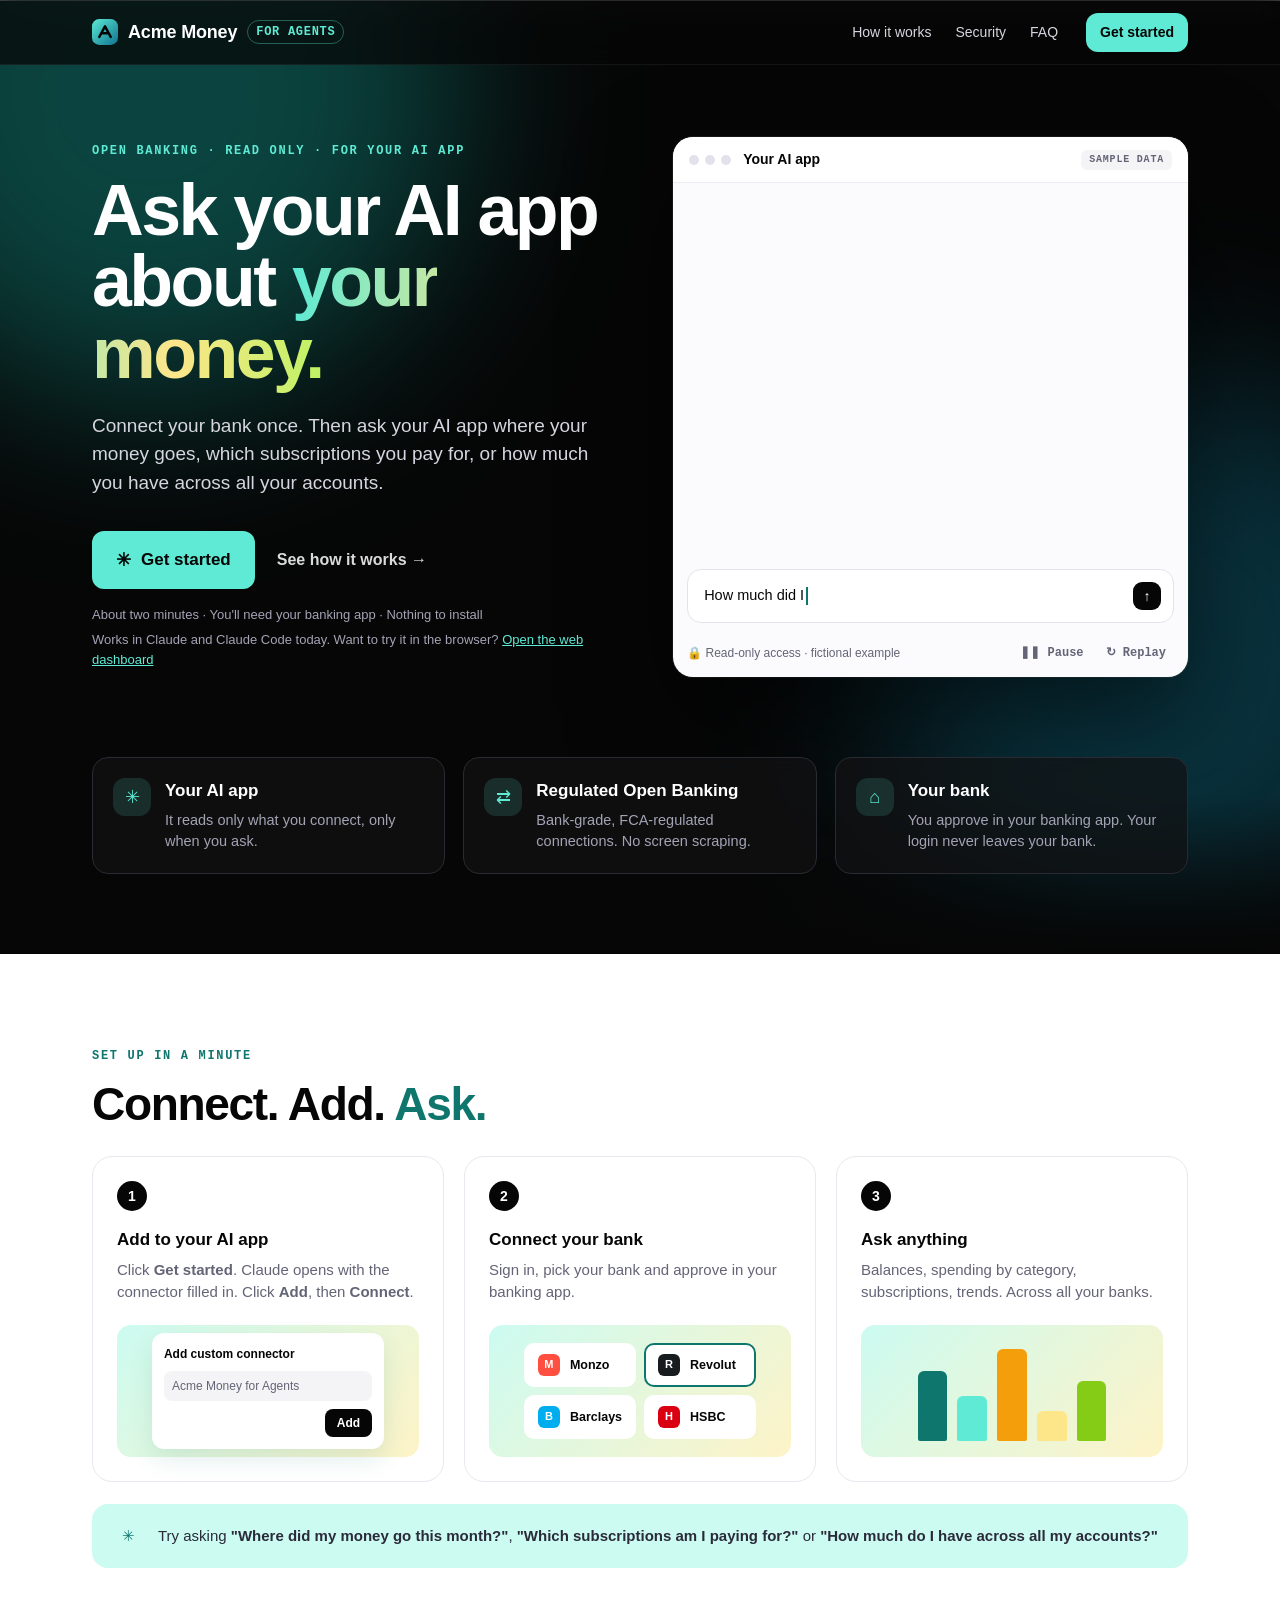
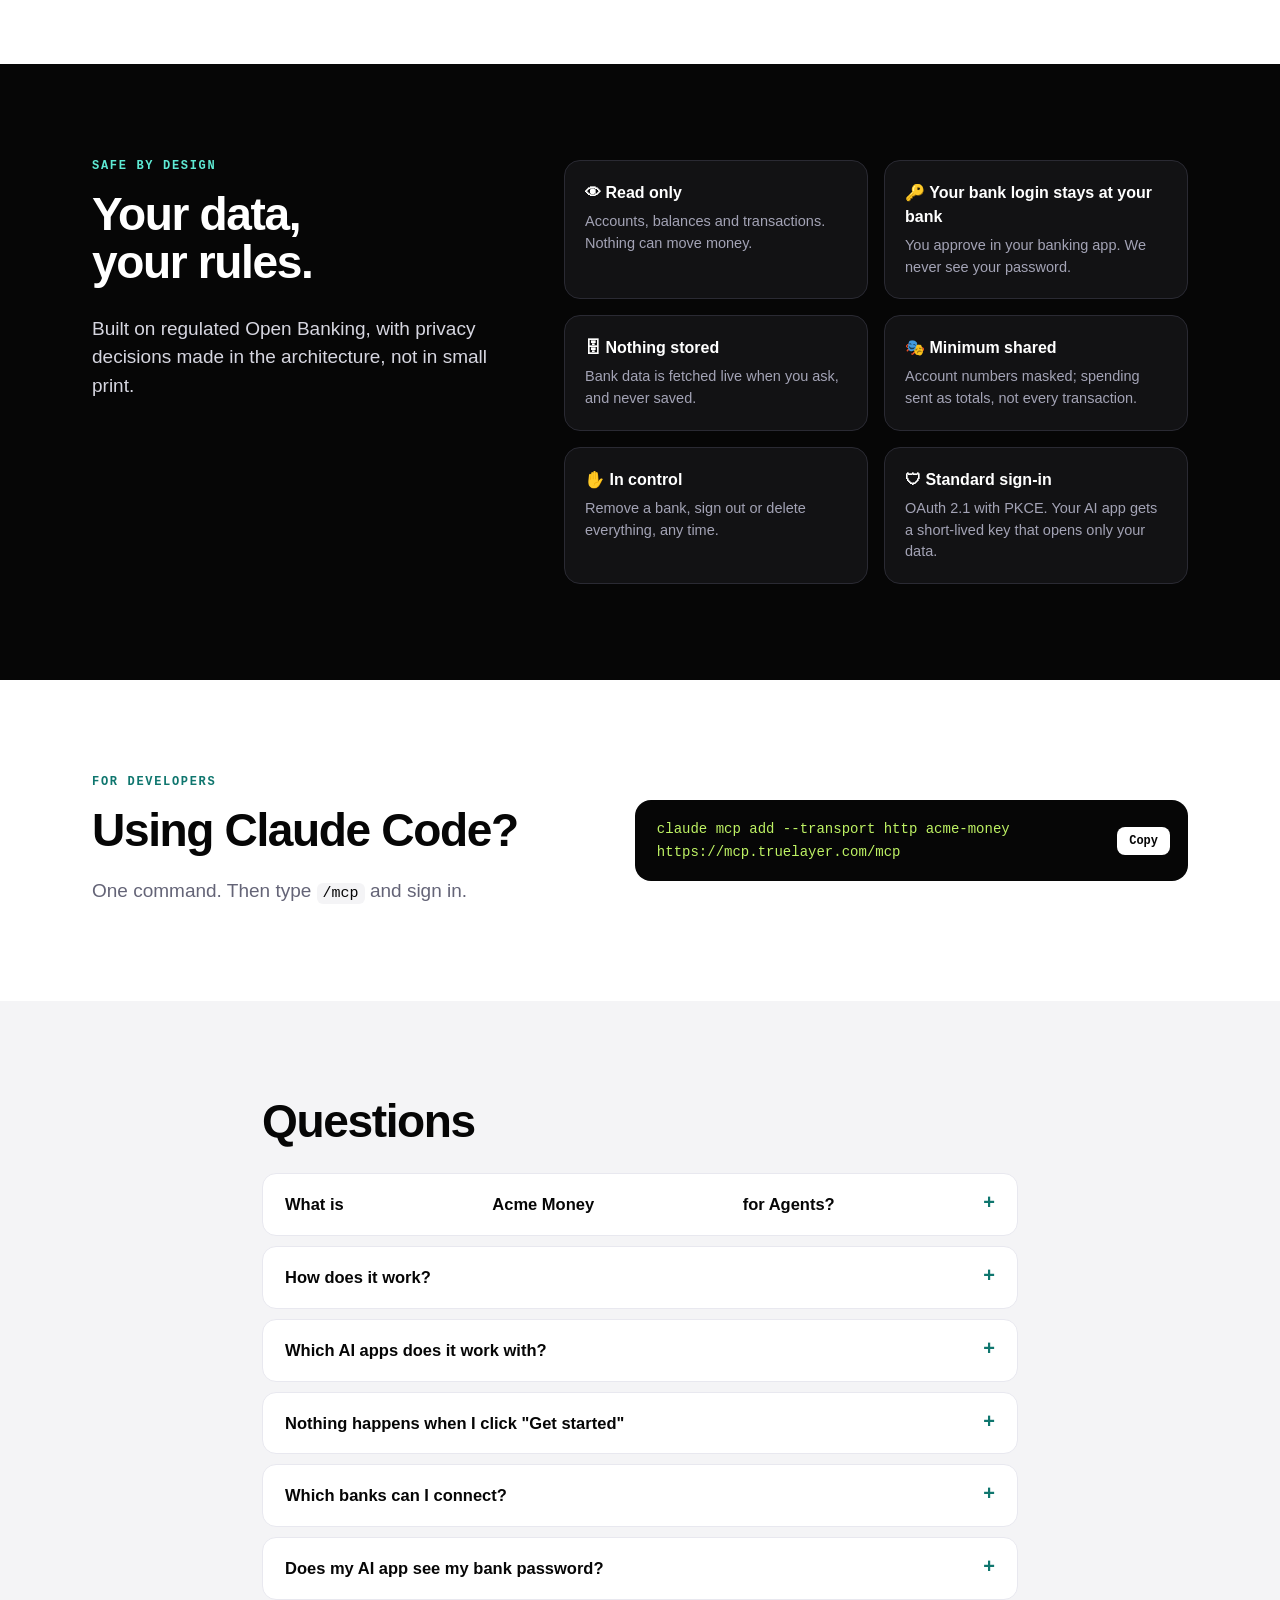
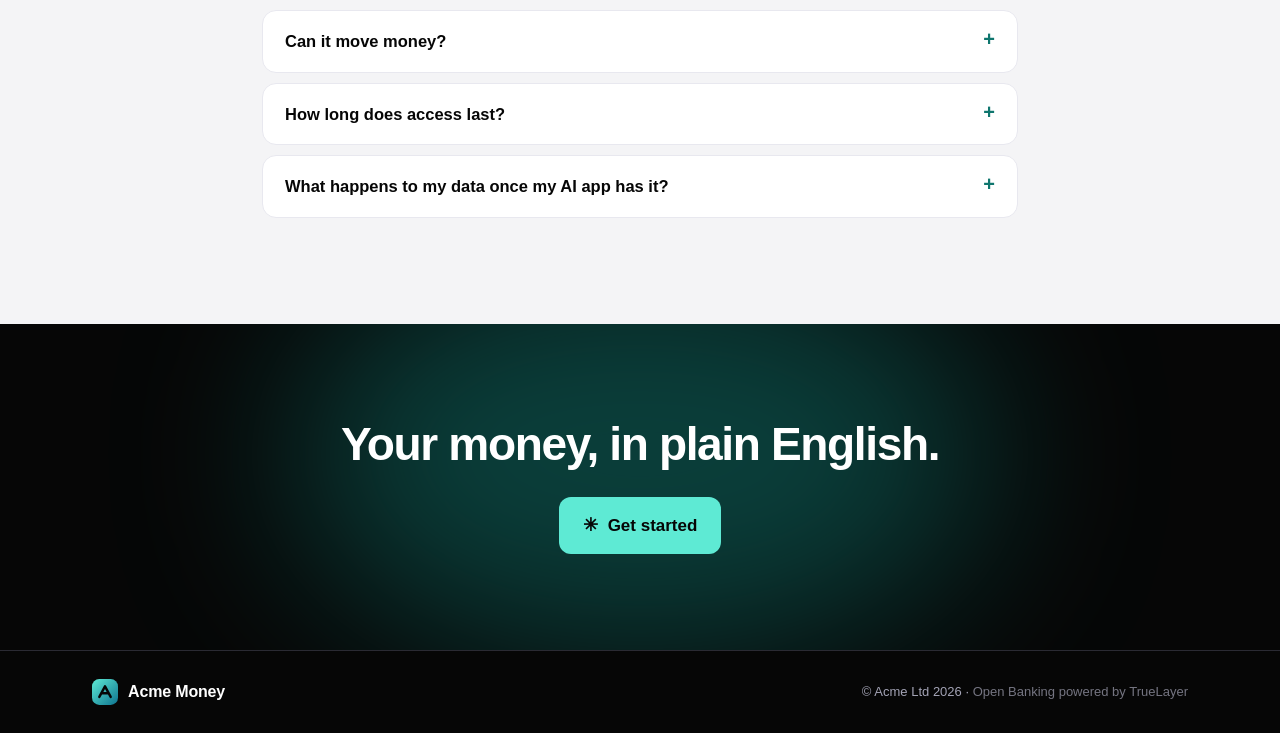
<file: index.html>
<!doctype html>
<html lang="en">
<head>
<meta charset="utf-8">
<meta name="viewport" content="width=device-width, initial-scale=1">
<title>Acme Money for Agents · Ask your AI app about your money</title>
<link rel="icon" type="image/svg+xml" href="assets/favicon.svg">
<meta name="description" content="Connect your bank once, then ask your AI app about balances, spending and transactions. Read only, built on regulated Open Banking.">
<link rel="stylesheet" href="styles.css">
<script src="config.js" defer></script>
<script src="app.js" defer></script>
</head>
<body>

<header class="nav">
  <div class="wrap nav-in">
    <a class="brand" href="#top"><img class="logo-mark" src="assets/logo.svg" alt=""><span class="brand-name" data-brand>Acme Money</span><span class="brand-tag" data-brand-tag>for Agents</span></a>
    <nav class="links"><a href="#how">How it works</a><a href="#safe">Security</a><a href="#faq">FAQ</a></nav>
    <a class="btn btn-sm" href="#" data-add>Get started</a>
  </div>
</header>

<main id="top">

  <div class="top">
  <div class="glow g1"></div><div class="glow g2"></div>
  <section class="hero">
    <div class="wrap hero-in">
      <div class="hero-copy">
        <p class="kicker">Open Banking · Read only · For your AI app</p>
        <h1>Ask your AI app<br>about <span class="grad">your money.</span></h1>
        <p class="lead">Connect your bank once. Then ask your AI app where your money goes, which subscriptions you pay for, or how much you have across all your accounts.</p>
        <div class="cta">
          <a class="btn btn-lg" href="#" data-add><span class="spark">✳</span> Get started</a>
          <a class="btn-link" href="#how">See how it works →</a>
        </div>
        <p class="fine">About two minutes · You'll need your banking app · Nothing to install</p>
        <p class="fine">Works in Claude and Claude Code today. Want to try it in the browser? <a href="app.html">Open the web dashboard</a></p>
      </div>

      <div class="chat" aria-label="Example conversation with sample data">
        <div class="chat-top"><span class="dots"><i></i><i></i><i></i></span><span class="chat-title">Your AI app</span><span class="sample">Sample data</span></div>
        <div class="chat-body" id="chat-body"></div>
        <div class="chat-input"><span id="chat-typing" class="typing-text"></span><span class="caret"></span><span class="send">↑</span></div>
        <div class="chat-foot"><span>🔒 Read-only access · fictional example</span><button type="button" id="chat-toggle" class="mini">❚❚ Pause</button><button type="button" id="chat-replay" class="mini">↻ Replay</button></div>
      </div>
    </div>
  </section>

  <section class="strip">
    <div class="wrap grid3">
      <div class="tile"><span class="ic">✳</span><div><h3>Your AI app</h3><p>It reads only what you connect, only when you ask.</p></div></div>
      <div class="tile"><span class="ic">⇄</span><div><h3>Regulated Open Banking</h3><p>Bank-grade, FCA-regulated connections. No screen scraping.</p></div></div>
      <div class="tile"><span class="ic">⌂</span><div><h3>Your bank</h3><p>You approve in your banking app. Your login never leaves your bank.</p></div></div>
    </div>
  </section>
  </div>

  <section class="section" id="how">
    <div class="wrap">
      <p class="kicker dark">Set up in a minute</p>
      <h2>Connect. Add. <span class="grad-dark">Ask.</span></h2>
      <div class="steps">
        <div class="step">
          <span class="n">1</span><h3>Add to your AI app</h3>
          <p>Click <b>Get started</b>. Claude opens with the connector filled in. Click <b>Add</b>, then <b>Connect</b>.</p>
          <div class="mock"><div class="mock-dialog"><b>Add custom connector</b><span class="mock-field" data-connector>Acme Money for Agents</span><span class="mock-btn">Add</span></div></div>
        </div>
        <div class="step">
          <span class="n">2</span><h3>Connect your bank</h3>
          <p>Sign in, pick your bank and approve in your banking app.</p>
          <div class="mock"><div class="mock-banks">
            <span><i class="bank-dot" style="background:#ff4f40">M</i>Monzo</span>
            <span class="on"><i class="bank-dot" style="background:#191c1f">R</i>Revolut</span>
            <span><i class="bank-dot" style="background:#00aeef">B</i>Barclays</span>
            <span><i class="bank-dot" style="background:#db0011">H</i>HSBC</span>
          </div></div>
        </div>
        <div class="step">
          <span class="n">3</span><h3>Ask anything</h3>
          <p>Balances, spending by category, subscriptions, trends. Across all your banks.</p>
          <div class="mock"><div class="mock-bars"><i></i><i></i><i></i><i></i><i></i></div></div>
        </div>
      </div>
      <div class="try">
        <span class="ic sm">✳</span>
        <p>Try asking <b>"Where did my money go this month?"</b>, <b>"Which subscriptions am I paying for?"</b> or <b>"How much do I have across all my accounts?"</b></p>
      </div>
    </div>
  </section>

  <section class="section dark" id="safe">
    <div class="wrap safe">
      <div>
        <p class="kicker">Safe by design</p>
        <h2>Your data,<br>your rules.</h2>
        <p class="lead">Built on regulated Open Banking, with privacy decisions made in the architecture, not in small print.</p>
      </div>
      <div class="safe-grid">
        <div><h3>👁 Read only</h3><p>Accounts, balances and transactions. Nothing can move money.</p></div>
        <div><h3>🔑 Your bank login stays at your bank</h3><p>You approve in your banking app. We never see your password.</p></div>
        <div><h3>🗄 Nothing stored</h3><p>Bank data is fetched live when you ask, and never saved.</p></div>
        <div><h3>🎭 Minimum shared</h3><p>Account numbers masked; spending sent as totals, not every transaction.</p></div>
        <div><h3>✋ In control</h3><p>Remove a bank, sign out or delete everything, any time.</p></div>
        <div><h3>🛡 Standard sign-in</h3><p>OAuth 2.1 with PKCE. Your AI app gets a short-lived key that opens only your data.</p></div>
      </div>
    </div>
  </section>

  <section class="section">
    <div class="wrap code-sec">
      <div>
        <p class="kicker dark">For developers</p>
        <h2>Using Claude Code?</h2>
        <p class="lead dark">One command. Then type <code>/mcp</code> and sign in.</p>
      </div>
      <div class="cmd"><code id="cc-cmd">claude mcp add --transport http …</code><button type="button" class="mini light" id="copy-cmd">Copy</button></div>
    </div>
  </section>

  <section class="section soft" id="faq">
    <div class="wrap faq">
      <h2>Questions</h2>
      <details><summary>What is <span data-brand>Acme Money</span> for Agents?</summary><p>It lets you securely connect your UK bank accounts to your AI app using open banking. You can then ask it about your money, like how much you spent on groceries last month or which subscriptions you're paying for.</p></details>
      <details><summary>How does it work?</summary><ol><li>Click <b>Get started</b>. Claude opens the "Add custom connector" dialog, already filled in. Click <b>Add</b>, then <b>Connect</b>.</li><li>Sign in or create an account, then connect your bank: pick it from the list and approve in your banking app.</li><li>Ask about your balances, spending by category, subscriptions… across all your connected banks.</li></ol></details>
      <details><summary>Which AI apps does it work with?</summary><p>Claude (web, desktop and mobile) and Claude Code today. Any app that supports remote MCP servers with OAuth should work too.</p></details>
      <details><summary>Nothing happens when I click "Get started"</summary><p>See Claude's guide to <a href="https://support.claude.com/en/articles/11175166-get-started-with-custom-connectors-using-remote-mcp" target="_blank" rel="noopener">custom connectors</a>. On Claude Team and Enterprise plans only an Owner can add connectors. Ask your admin to open <a href="#" data-add-admin>this link</a> once; then everyone can click <b>Connect</b> in <a href="https://claude.ai/customize/connectors" target="_blank" rel="noopener">Customize → Connectors</a>.</p></details>
      <details><summary>Which banks can I connect?</summary><p>Personal current accounts at UK banks, such as Barclays, HSBC, Lloyds, Monzo, Nationwide, NatWest, Revolut, Santander and TSB. Credit cards are not currently supported.</p></details>
      <details><summary>Does my AI app see my bank password?</summary><p>No. You approve the connection in your banking app. Your login never reaches us or your AI app.</p></details>
      <details><summary>Can it move money?</summary><p>No. Access is read-only: accounts, balances and transactions.</p></details>
      <details><summary>How long does access last?</summary><p>Access lasts 90 days, then your bank asks you to approve again.</p></details>
      <details><summary>What happens to my data once my AI app has it?</summary><p>When you ask a question, only the account data needed is fetched and shared into your conversation. From there it's handled under your AI provider's terms and your settings. AI answers can be wrong and are not financial advice.</p></details>
    </div>
  </section>

  <section class="final">
    <div class="glow g3"></div>
    <div class="wrap final-in">
      <h2>Your money, in plain English.</h2>
      <a class="btn btn-lg" href="#" data-add><span class="spark">✳</span> Get started</a>
    </div>
  </section>
</main>

<footer class="foot">
  <div class="wrap foot-in">
    <span class="brand"><img class="logo-mark" src="assets/logo.svg" alt=""><span class="brand-name" data-brand>Acme Money</span></span>
    <p>© <span data-company>Acme Ltd</span> <span id="year">2026</span> · <span class="powered">Open Banking powered by TrueLayer</span></p>
  </div>
</footer>
</body>
</html>
</file>
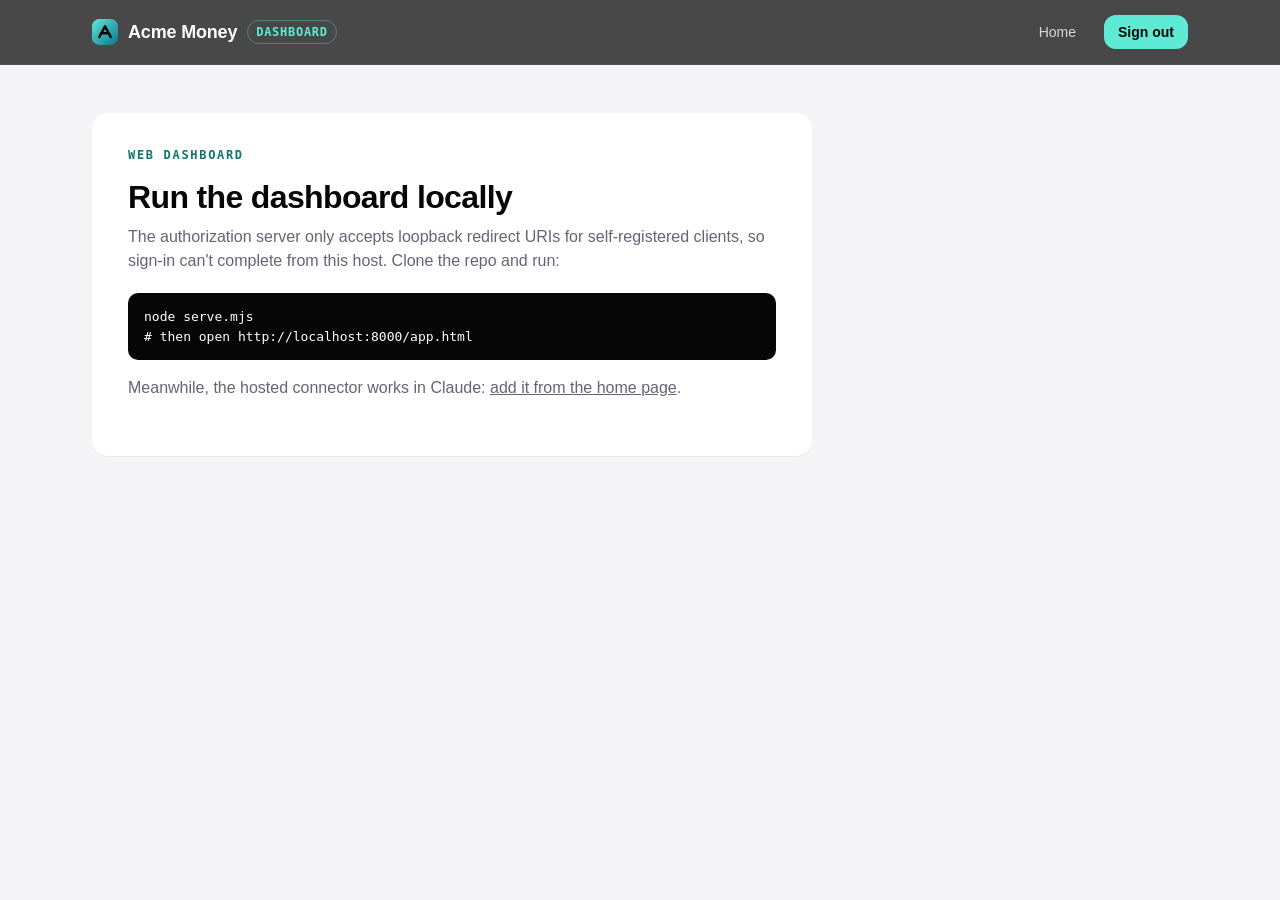
<file: app.html>
<!doctype html>
<html lang="en">
<head>
<meta charset="utf-8">
<meta name="viewport" content="width=device-width, initial-scale=1">
<title>Dashboard</title>
<link rel="icon" type="image/svg+xml" href="assets/favicon.svg">
<link rel="stylesheet" href="styles.css">
<link rel="stylesheet" href="dashboard.css">
<script src="config.js" defer></script>
<script src="dashboard.js" defer></script>
</head>
<body class="dash">
<header class="nav">
  <div class="wrap nav-in">
    <a class="brand" href="./"><img class="logo-mark" src="assets/logo.svg" alt=""><span class="brand-name" data-brand>Acme Money</span><span class="brand-tag">Dashboard</span></a>
    <nav class="links"><a href="./">Home</a></nav>
    <button type="button" class="btn btn-sm" id="signout" hidden>Sign out</button>
  </div>
</header>
<main class="dash-main wrap">
  <section id="notice" class="panel" hidden></section>
  <section id="signin" class="panel" hidden>
    <p class="kicker dark">Web dashboard</p>
    <h1>Talk to your bank data directly</h1>
    <p>Sign in with OAuth (PKCE), connect a bank, then run the same read-only tools your AI app uses.</p>
    <button type="button" class="btn btn-lg" id="signin-btn"><span class="spark">✳</span> Sign in</button>
  </section>
  <section id="tools" hidden>
    <div class="dash-head"><h1>Tools</h1><span id="server-info" class="muted"></span></div>
    <div id="tool-list" class="tool-grid"></div>
  </section>
  <p id="status" class="muted"></p>
</main>
</body>
</html>
</file>
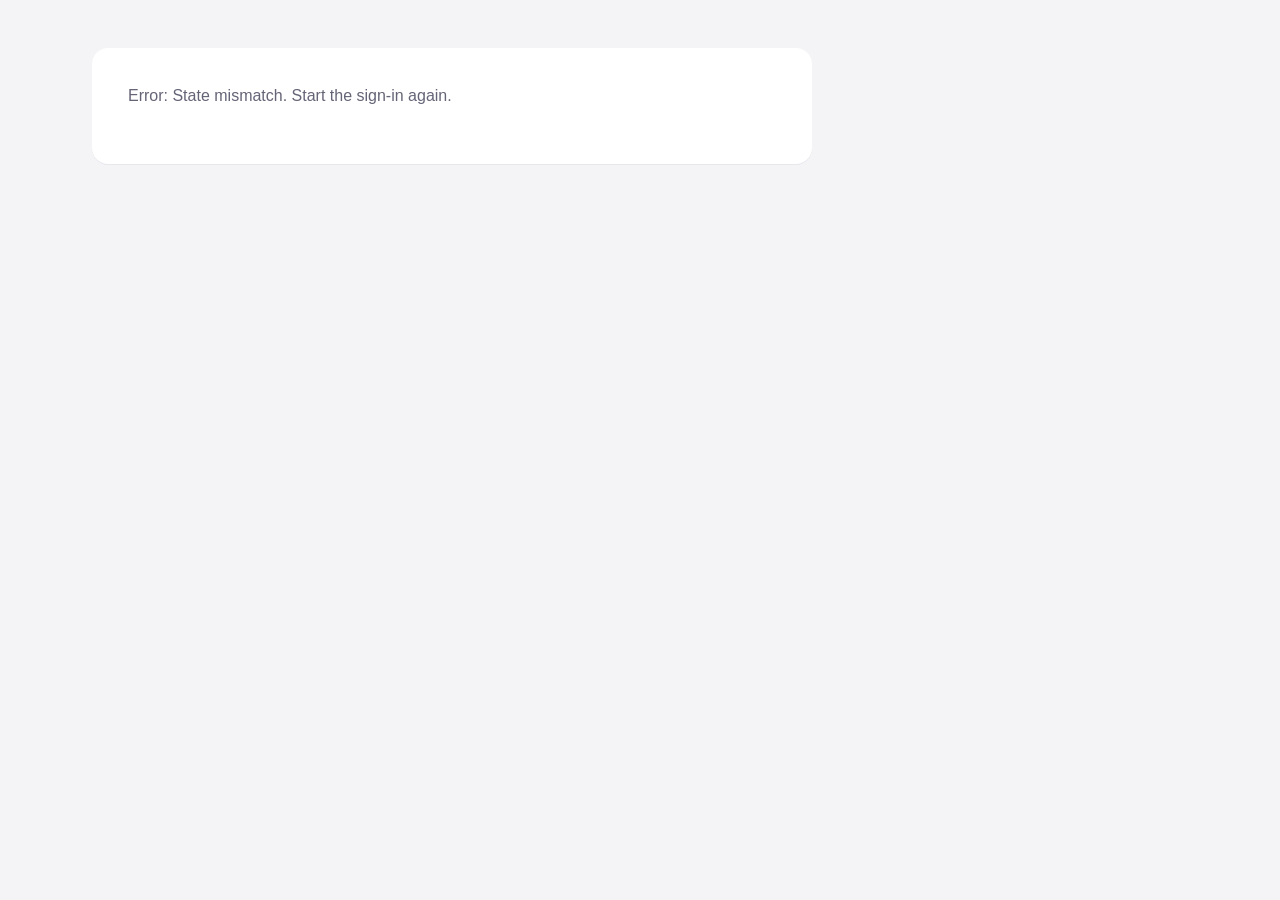
<file: callback.html>
<!doctype html>
<html lang="en">
<head>
<meta charset="utf-8">
<title>Signing in…</title>
<link rel="stylesheet" href="styles.css">
<link rel="stylesheet" href="dashboard.css">
<script src="config.js" defer></script>
<script src="dashboard.js" defer></script>
</head>
<body class="dash"><main class="dash-main wrap"><section class="panel"><p id="status">Signing in…</p></section></main></body>
</html>
</file>
<file: styles.css>
/* White-label palette: edit the variables below to re-brand */
:root{
  --char:#060606; --white:#fff; --accent:#5eead4; --accent-dk:#0f766e; --accent-lt:#ccfbf1;
  --pink:#fde68a; --pink150:#f59e0b; --pink30:#fef3c7; --lime:#bef264; --lime150:#84cc16; --lime30:#ecfccb;
  --char80:#646477; --char5:#f4f4f6; --ink2:#d6d6e0; --ink3:#a3a3b5; --line:#2a2a33; --card:#121214;
  --radius:16px; --font:"Inter","SF Pro Display",-apple-system,BlinkMacSystemFont,"Segoe UI",Roboto,Helvetica,Arial,sans-serif;
  --mono:ui-monospace,SFMono-Regular,Menlo,monospace;
}
*{box-sizing:border-box;margin:0;padding:0}
html{scroll-behavior:smooth}
body{font-family:var(--font);background:var(--white);color:var(--char);-webkit-font-smoothing:antialiased;line-height:1.5}
a{color:inherit}
.wrap{max-width:1160px;margin:0 auto;padding:0 32px}

/* ---------- nav ---------- */
html{background:var(--char)}
/* the bar overlaps the dark hero (negative margin), so at rest it reads black, and translucent once scrolled */
:root{--nav-h:64px}
.nav{margin-bottom:calc(-1 * var(--nav-h));position:sticky;top:0;z-index:20;background:rgba(6,6,6,.72);backdrop-filter:blur(14px);-webkit-backdrop-filter:blur(14px);border-bottom:1px solid rgba(255,255,255,.06)}
.nav-in{display:flex;align-items:center;gap:28px;height:var(--nav-h)}
.brand{display:flex;align-items:center;gap:10px;text-decoration:none}
.brand img{height:22px;display:block}
.brand-tag{font:600 12px/1 var(--mono);color:var(--accent);letter-spacing:.06em;text-transform:uppercase;border:1px solid rgba(94,234,212,.35);padding:5px 8px;border-radius:999px}
.links{display:flex;gap:24px;margin-left:auto}
.links a{color:var(--ink2);text-decoration:none;font-size:14px;font-weight:500}.links a:hover{color:#fff}

/* ---------- buttons ---------- */
.btn{display:inline-flex;align-items:center;gap:10px;background:var(--accent);color:var(--char);text-decoration:none;font-weight:700;border-radius:12px;transition:transform .15s ease,box-shadow .15s ease,background .15s}
.btn:hover{transform:translateY(-1px);box-shadow:0 10px 30px rgba(94,234,212,.35);background:#99f6e4}
.btn-sm{padding:9px 14px;font-size:14px}
.btn-lg{padding:16px 24px;font-size:17px}
.spark{font-size:18px;line-height:1}
.btn-link{color:#fff;text-decoration:none;font-weight:600;opacity:.85}.btn-link:hover{opacity:1}
.mini{font:600 12px/1 var(--mono);background:transparent;color:var(--ink3);border:0;cursor:pointer;padding:6px 8px;border-radius:8px}
.mini:hover{color:#fff;background:rgba(255,255,255,.06)}
.mini.light{color:var(--char);background:var(--white);padding:8px 12px}.mini.light:hover{background:var(--accent-lt)}

/* ---------- hero ---------- */
.top{position:relative;overflow:hidden;background:var(--char);color:#fff}
/* fades the glows out before the white section below: no hard edge */
.top:after{content:"";position:absolute;left:0;right:0;bottom:0;height:160px;background:linear-gradient(to bottom,rgba(6,6,6,0),var(--char));pointer-events:none}
.hero{position:relative;z-index:1;color:#fff;padding:calc(72px + var(--nav-h)) 0 72px}
.glow{position:absolute;border-radius:50%;filter:blur(90px);opacity:.55;pointer-events:none}
.g1{width:620px;height:620px;background:var(--accent-dk);top:-220px;left:-160px}
.g2{width:560px;height:560px;background:#0e7490;top:380px;right:-160px;opacity:.4}
.hero-in{position:relative;display:grid;grid-template-columns:1.02fr 1fr;gap:56px;align-items:center}
.kicker{font:600 12px/1 var(--mono);letter-spacing:.14em;text-transform:uppercase;color:var(--accent);margin-bottom:18px}
.kicker.dark{color:var(--accent-dk)}
h1{font-size:clamp(44px,5.6vw,76px);line-height:1;letter-spacing:-.035em;font-weight:800}
h2{font-size:clamp(32px,3.6vw,48px);line-height:1.05;letter-spacing:-.03em;font-weight:800;margin-bottom:28px}
h3{font-size:17px;font-weight:700;margin-bottom:6px}
.grad{background:linear-gradient(90deg,var(--accent),var(--pink) 60%,var(--lime));-webkit-background-clip:text;background-clip:text;color:transparent}
.grad-dark{color:var(--accent-dk)}
.lead{font-size:19px;color:var(--ink2);margin-top:22px;max-width:540px}
.lead.dark{color:var(--char80)}
.cta{display:flex;align-items:center;gap:22px;margin-top:34px;flex-wrap:wrap}
.fine{font-size:13px;color:var(--ink3);margin-top:16px}.fine+.fine{margin-top:6px}.fine a{color:var(--accent)}.fine b{color:var(--ink2)}
.faq details a{color:var(--accent-dk)}

/* ---------- chat ---------- */
.chat{background:#fbfbfd;color:var(--char);border-radius:20px;box-shadow:0 40px 100px rgba(0,0,0,.55),0 0 0 1px rgba(255,255,255,.08);overflow:hidden;display:flex;flex-direction:column;height:540px}
.chat-top{display:flex;align-items:center;gap:12px;padding:12px 16px;border-bottom:1px solid #ececf1;background:#fff}
.dots{display:flex;gap:6px}.dots i{width:10px;height:10px;border-radius:50%;background:#e2e2ea;display:block}
.chat-title{font-weight:700;font-size:14px}
.sample{margin-left:auto;font:600 10px/1 var(--mono);letter-spacing:.08em;text-transform:uppercase;color:var(--char80);background:var(--char5);padding:5px 8px;border-radius:6px}
.chat-body{flex:1;overflow:hidden;padding:18px 18px 8px;display:flex;flex-direction:column;justify-content:flex-end;gap:12px}
.chat-body{transition:opacity .4s ease}.chat-body.fade{opacity:0}
.msg{animation:rise .35s ease both}
.msg.user{align-self:flex-end;background:var(--char);color:#fff;padding:10px 14px;border-radius:16px 16px 4px 16px;max-width:80%;font-size:14.5px}
.msg.claude{align-self:flex-start;max-width:96%;font-size:14.5px;color:#1a1a22}
.tool{display:inline-flex;align-items:center;gap:8px;font:500 12px/1 var(--mono);color:var(--char80);background:var(--char5);border:1px solid #e6e6ee;padding:7px 10px;border-radius:999px;margin-bottom:8px}
.tool b{color:var(--accent-dk);font-weight:600}
.tool .spin{width:10px;height:10px;border:2px solid #cfcfe0;border-top-color:var(--accent-dk);border-radius:50%;animation:spin .8s linear infinite}
.tool .ok{color:#3c9a3c}
.answer p{margin:0 0 8px}.answer b{font-weight:700}
.chart{background:#fff;border:1px solid #ececf1;border-radius:14px;padding:12px 14px;margin:6px 0 4px;display:grid;gap:8px}
.bar-row{display:grid;grid-template-columns:96px 1fr 56px;align-items:center;gap:10px;font-size:12.5px}
.bar-row .lbl{color:var(--char80)}
.bar-row .val{text-align:right;font-weight:700;font-variant-numeric:tabular-nums}
.track{height:10px;background:var(--char5);border-radius:999px;overflow:hidden}
.fill{height:100%;width:0;border-radius:999px;transition:width .9s cubic-bezier(.2,.8,.2,1)}
.c1{background:var(--accent-dk)}.c2{background:var(--accent)}.c3{background:var(--pink150)}.c4{background:var(--pink)}.c5{background:var(--lime150)}.c6{background:#c9c9d6}
.subs{display:grid;gap:6px}
.sub-row{display:flex;justify-content:space-between;align-items:center;background:#fff;border:1px solid #ececf1;border-radius:10px;padding:8px 12px;font-size:13px}
.sub-row .logo{width:22px;height:22px;border-radius:6px;display:inline-flex;align-items:center;justify-content:center;font:700 11px/1 var(--font);color:#fff;margin-right:8px}
.sub-row span:last-child{font-weight:700;font-variant-numeric:tabular-nums}
.cards{display:grid;grid-template-columns:1fr 1fr;gap:8px}
.bal{background:#fff;border:1px solid #ececf1;border-radius:12px;padding:10px 12px}
.bal small{display:block;color:var(--char80);font-size:11.5px}
.bal strong{font-size:18px;font-variant-numeric:tabular-nums}
.bal svg{display:block;width:100%;height:28px;margin-top:4px}
.verdict{display:inline-block;background:var(--lime30);border:1px solid #d9f99d;padding:6px 10px;border-radius:10px;font-weight:600;font-size:13.5px;margin-top:6px}
.chat-input{display:flex;align-items:center;margin:8px 14px 10px;background:#fff;border:1px solid #e3e3ea;border-radius:14px;padding:12px 12px 12px 16px;min-height:48px;font-size:14.5px}
.typing-text{white-space:pre}
.caret{width:2px;height:18px;background:var(--accent-dk);margin-left:2px;animation:blink 1s steps(1) infinite}
.send{margin-left:auto;width:28px;height:28px;border-radius:9px;background:var(--char);color:#fff;display:flex;align-items:center;justify-content:center;font-weight:700;font-size:14px}
.chat-foot{display:flex;align-items:center;gap:6px;padding:8px 14px 12px;font-size:12px;color:var(--char80)}
.chat-foot span{margin-right:auto}
.chat-foot .mini{color:var(--char80)}.chat-foot .mini:hover{background:var(--char5);color:var(--char)}
@keyframes rise{from{opacity:0;transform:translateY(8px)}to{opacity:1;transform:none}}
@keyframes spin{to{transform:rotate(360deg)}}
@keyframes blink{50%{opacity:0}}

/* ---------- strip ---------- */
.strip{position:relative;z-index:1;padding:8px 0 80px}
.strip .tile{background:rgba(18,18,20,.72);backdrop-filter:blur(10px);-webkit-backdrop-filter:blur(10px)}
.grid3{display:grid;grid-template-columns:repeat(3,1fr);gap:18px}
.tile{display:flex;gap:14px;align-items:flex-start;background:var(--card);border:1px solid var(--line);border-radius:var(--radius);padding:20px;color:#fff}
.tile p{color:var(--ink3);font-size:14.5px}
.ic{flex:none;width:38px;height:38px;border-radius:12px;background:rgba(94,234,212,.14);color:var(--accent);display:flex;align-items:center;justify-content:center;font-size:18px}
.ic.sm{width:32px;height:32px;font-size:15px;background:var(--accent-lt);color:var(--accent-dk)}

/* ---------- sections ---------- */
.section{padding:96px 0}
.section.dark{background:var(--char);color:#fff}
.section.soft{background:var(--char5)}
.steps{display:grid;grid-template-columns:repeat(3,1fr);gap:20px}
.step{border:1px solid #e8e8ef;border-radius:20px;padding:24px;background:#fff;display:flex;flex-direction:column}
.step p{color:var(--char80);font-size:15px;min-height:46px}
.step .n{width:30px;height:30px;border-radius:50%;background:var(--char);color:#fff;font-weight:800;display:inline-flex;align-items:center;justify-content:center;margin-bottom:16px;font-size:14px}
.mock{margin-top:20px;height:132px;border-radius:14px;background:linear-gradient(135deg,var(--accent-lt),var(--pink30));display:flex;align-items:center;justify-content:center;padding:16px}
.mock-dialog{background:#fff;border-radius:12px;padding:12px;width:86%;display:grid;gap:8px;font-size:12px;box-shadow:0 10px 24px rgba(15,118,110,.12)}
.mock-field{background:var(--char5);border-radius:8px;padding:6px 8px;color:var(--char80)}
.mock-btn{justify-self:end;background:var(--char);color:#fff;border-radius:8px;padding:5px 12px;font-weight:700}
.mock-banks{display:grid;grid-template-columns:1fr 1fr;gap:8px;width:86%}
.mock-banks span{display:flex;align-items:center;gap:10px;background:#fff;border-radius:10px;padding:9px 12px;font-size:12.5px;font-weight:600;border:2px solid transparent}
.mock-banks img{flex:none;width:22px;height:22px;border-radius:6px;box-shadow:0 0 0 1px #e7e7ee}
.mock-banks span.on{border-color:var(--accent-dk)}
.mock-bars{display:flex;align-items:flex-end;gap:10px;height:100%;width:70%}
.mock-bars i{flex:1;border-radius:6px 6px 2px 2px;display:block;background:var(--accent-dk)}
.mock-bars i:nth-child(1){height:70%}.mock-bars i:nth-child(2){height:45%;background:var(--accent)}.mock-bars i:nth-child(3){height:92%;background:var(--pink150)}.mock-bars i:nth-child(4){height:30%;background:var(--pink)}.mock-bars i:nth-child(5){height:60%;background:var(--lime150)}
.try{display:flex;gap:14px;align-items:center;margin-top:22px;background:var(--accent-lt);border-radius:16px;padding:16px 20px}
.try p{color:#2a2a3a;font-size:15px}

.safe{display:grid;grid-template-columns:.8fr 1.2fr;gap:56px;align-items:start}
.safe-grid{display:grid;grid-template-columns:1fr 1fr;gap:16px}
.safe-grid div{background:var(--card);border:1px solid var(--line);border-radius:var(--radius);padding:20px}
.safe-grid h3{font-size:16px}.safe-grid p{color:var(--ink3);font-size:14.5px}

.code-sec{display:grid;grid-template-columns:1fr 1.1fr;gap:40px;align-items:center}
.code-sec h2{margin-bottom:0}
.cmd{display:flex;align-items:center;gap:16px;background:var(--char);border-radius:16px;padding:18px 18px 18px 22px}
.cmd code{flex:1;min-width:0;color:var(--lime);font:500 14px/1.6 var(--mono);white-space:normal;overflow-wrap:anywhere}
.cmd .mini{flex-shrink:0}
code{font-family:var(--mono)}
.lead code{background:var(--char5);padding:2px 6px;border-radius:6px;font-size:15px;color:var(--char)}

.faq{max-width:820px}
.faq details{background:#fff;border-radius:14px;padding:18px 22px;margin-bottom:10px;border:1px solid #e8e8ef}
.faq summary{cursor:pointer;font-weight:700;font-size:16.5px;list-style:none;display:flex;justify-content:space-between}
.faq summary::-webkit-details-marker{display:none}
.faq summary:after{content:"+";color:var(--accent-dk);font-size:20px;line-height:1}
.faq details[open] summary:after{content:"–"}
.faq details p{color:var(--char80);margin-top:10px}
.faq details ol{color:var(--char80);margin-top:10px;padding-left:22px}
.faq details li{margin-bottom:6px}

.final{position:relative;overflow:hidden;background:var(--char);color:#fff;padding:96px 0;text-align:center}
.g3{width:700px;height:400px;background:var(--accent-dk);left:50%;top:40%;transform:translate(-50%,-50%);opacity:.5}
.final-in{position:relative}
.final h2{margin-bottom:28px}

.foot{background:var(--char);border-top:1px solid var(--line);color:var(--ink3);padding:28px 0}
.foot-in{display:flex;align-items:center;justify-content:space-between;gap:20px;font-size:13px}
.foot img{height:20px}
.foot a{color:var(--ink2)}

/* ---------- responsive ---------- */
/* grid columns must be allowed to shrink below their content (long command, typed chat text) */
.hero-in>*,.safe>*,.code-sec>*,.grid3>*,.steps>*,.safe-grid>*{min-width:0}
.chat-input{overflow:hidden}.typing-text{overflow:hidden;text-overflow:ellipsis}

@media (max-width:980px){
  .hero-in,.safe,.code-sec{grid-template-columns:minmax(0,1fr);gap:40px}
  .hero{padding:calc(52px + var(--nav-h)) 0 64px}
  .chat{height:500px}
  .grid3,.steps{grid-template-columns:minmax(0,1fr)}
  .links{display:none}
  .nav .add-to-claude{margin-left:auto}
  .section{padding:72px 0}
  .step p{min-height:0}
}
@media (max-width:560px){
  .wrap{padding:0 18px}
  /* top bar: one tidy row */
  :root{--nav-h:52px}
  .nav-in{gap:10px}
  .brand{gap:8px;min-width:0}
  .brand img{height:16px}
  .brand-tag{font-size:9px;padding:3px 6px;letter-spacing:.05em;white-space:nowrap}
  .nav .btn-sm{padding:7px 12px;font-size:13px;border-radius:9px;white-space:nowrap;box-shadow:none}
  .nav .btn-sm:hover{transform:none}
  /* hero */
  .hero{padding:calc(36px + var(--nav-h)) 0 48px}
  h1{font-size:42px}
  h2{font-size:32px;margin-bottom:22px}
  .kicker{font-size:11px;letter-spacing:.1em;margin-bottom:14px;line-height:1.5}
  .lead{font-size:17px;margin-top:16px}
  .cta{margin-top:26px;gap:14px}
  .cta .btn-lg{width:100%;justify-content:center}
  .cta .btn-link{width:100%;text-align:center}
  .g1{width:380px;height:380px;top:-160px;left:-140px}
  .g2{width:320px;height:320px;top:auto;bottom:120px;right:-180px;opacity:.35}
  .hero{padding-bottom:40px}
  /* example chat */
  .chat{height:470px;border-radius:16px}
  .chat-body{padding:14px 12px 6px}
  .msg.user,.msg.claude{font-size:13.5px}
  .msg.claude{max-width:100%}
  .bar-row{grid-template-columns:78px 1fr 50px;gap:8px;font-size:12px}
  .chat-input{margin:6px 10px 8px;font-size:13.5px}
  .chat-foot{font-size:11px;gap:2px;padding:6px 10px 10px}
  .chat-foot span{white-space:nowrap;overflow:hidden;text-overflow:ellipsis;min-width:0}
  .chat-foot .mini{white-space:nowrap;padding:6px}
  /* sections */
  .strip{padding:0 0 56px}
  .section{padding:56px 0}
  .tile,.step,.safe-grid div{padding:18px}
  /* steps: number and title on one row, smaller illustration */
  .steps{gap:14px}
  .step{display:grid;grid-template-columns:30px minmax(0,1fr);column-gap:12px;align-items:center}
  .step .n{margin:0}
  .step h3{margin:0}
  .step p,.step .mock{grid-column:1/-1}
  .step p{margin-top:10px;font-size:14.5px}
  .mock{height:auto;min-height:108px;margin-top:14px;padding:14px}
  .mock-dialog,.mock-banks{width:100%}
  .mock-bars{height:80px}
  .safe-grid{grid-template-columns:minmax(0,1fr);gap:12px}
  .try{align-items:flex-start;padding:14px 16px}
  .try p{font-size:14px}
  .cmd{flex-direction:column;align-items:stretch;padding:16px}
  .cmd code{font-size:12.5px}
  .cmd .mini{align-self:flex-end}
  .faq details{padding:16px 18px}
  .faq summary{font-size:15.5px;gap:12px}
  .final{padding:64px 0}
  .final .btn-lg{width:100%;justify-content:center}
  .foot-in{flex-direction:column;align-items:flex-start;gap:12px}
}
@media (prefers-reduced-motion:reduce){*{animation:none!important;transition:none!important}}

/* ---------- legal pages (privacy, terms) ---------- */
.legal-page{background:var(--white)}
.legal-page .nav{position:static;margin-bottom:0;background:var(--char)}
.legal{max-width:780px;padding-top:56px;padding-bottom:72px}
.legal h1{font-size:40px;line-height:1.1;letter-spacing:-.02em}
.legal h2{font-size:20px;margin:36px 0 10px}
.legal p,.legal li{color:var(--char80);font-size:16px;margin-top:10px}
.legal ul{padding-left:20px}
.legal b{color:var(--char)}
.legal a{color:var(--accent-dk)}
.legal .draft{display:inline-block;font:600 12px/1 var(--mono);color:var(--char80);background:var(--char5);padding:7px 10px;border-radius:8px;margin:14px 0 6px}
.legal .callout{list-style:none;margin-left:-20px;background:var(--accent-lt);border-left:4px solid var(--accent-dk);padding:14px 16px;border-radius:10px}
.legal p.callout{margin-left:0}
.legal .back{margin-top:40px;font-size:14px}
.legal h3{font-size:17px;margin:26px 0 6px}
.legal h4{font-size:15px;margin:18px 0 4px;color:var(--char)}
.legal .table-scroll{overflow-x:auto;margin-top:14px}
.legal table{width:100%;border-collapse:collapse;font-size:14px;min-width:620px}
.legal caption{text-align:left;font-weight:600;color:var(--char);padding-bottom:8px}
.legal th,.legal td{border:1px solid var(--ink2);padding:10px;vertical-align:top;text-align:left;color:var(--char80)}
.legal thead th{background:var(--char5);color:var(--char)}
.legal tr.group th{background:var(--accent-lt);color:var(--char)}
.legal tr.sub th{font-weight:600;color:var(--char)}
.legal td ul{margin:0;padding-left:16px}
.legal td li{font-size:14px;margin-top:2px}
@media (max-width:980px){.legal-page .links{display:flex;gap:18px}}
@media (max-width:560px){
  .legal{padding-top:32px;padding-bottom:48px}
  .legal h1{font-size:32px}
  .legal h2{font-size:18px;margin-top:28px}
  .legal p,.legal li{font-size:15px}
  .legal .callout{margin-left:-20px;padding:12px 14px}
}

/* ---------- white-label additions ---------- */
.brand .logo-mark{width:26px;height:26px;display:block}
.brand-name{color:#fff;font-weight:800;font-size:18px;letter-spacing:-.01em}
.foot-in .brand-name{font-size:16px}
.bank-dot{flex:none;width:22px;height:22px;border-radius:6px;display:grid;place-items:center;color:#fff;font:700 11px/1 var(--font)}
.powered{opacity:.7;font-size:13px}
</file>
<file: dashboard.css>
body.dash{background:var(--char5);min-height:100vh}
.dash .nav{margin-bottom:0}
.dash-main{padding:48px 32px 80px}
.panel{background:#fff;border-radius:var(--radius);padding:36px;box-shadow:0 1px 0 #e7e7ee;max-width:720px}
.panel h1,.dash-head h1{font-size:32px;letter-spacing:-.02em;margin-bottom:12px}
.panel p{color:var(--char80);margin-bottom:20px}
.panel code{background:var(--char5);padding:2px 6px;border-radius:6px}
.panel pre{background:var(--char);color:#fff;padding:14px 16px;border-radius:10px;overflow:auto;margin-bottom:16px}
.dash .btn{border:0;cursor:pointer;font-family:inherit}
.dash-head{display:flex;align-items:baseline;gap:16px;margin-bottom:20px}
.muted{color:var(--char80);font-size:14px}
.tool-grid{display:grid;grid-template-columns:repeat(auto-fill,minmax(340px,1fr));gap:16px}
.tool{background:#fff;border-radius:var(--radius);padding:20px;box-shadow:0 1px 0 #e7e7ee;display:flex;flex-direction:column;gap:10px}
.tool h3{font:700 15px/1.2 var(--mono)}
.tool p.desc{color:var(--char80);font-size:14px}
.tool label{display:flex;flex-direction:column;gap:4px;font-size:12px;font-weight:600;color:var(--char80)}
.tool input,.tool select{font:14px var(--font);padding:8px 10px;border:1px solid #d6d6e0;border-radius:8px}
.tool .run{align-self:flex-start;padding:9px 14px;font-size:14px}
.tool .out{background:var(--char);color:#e6e6ee;border-radius:10px;padding:12px;font:12px/1.5 var(--mono);white-space:pre-wrap;word-break:break-word;max-height:360px;overflow:auto}
.tool .out a{color:var(--accent)}
.tool .out.err{background:#3a1212}
</file>
